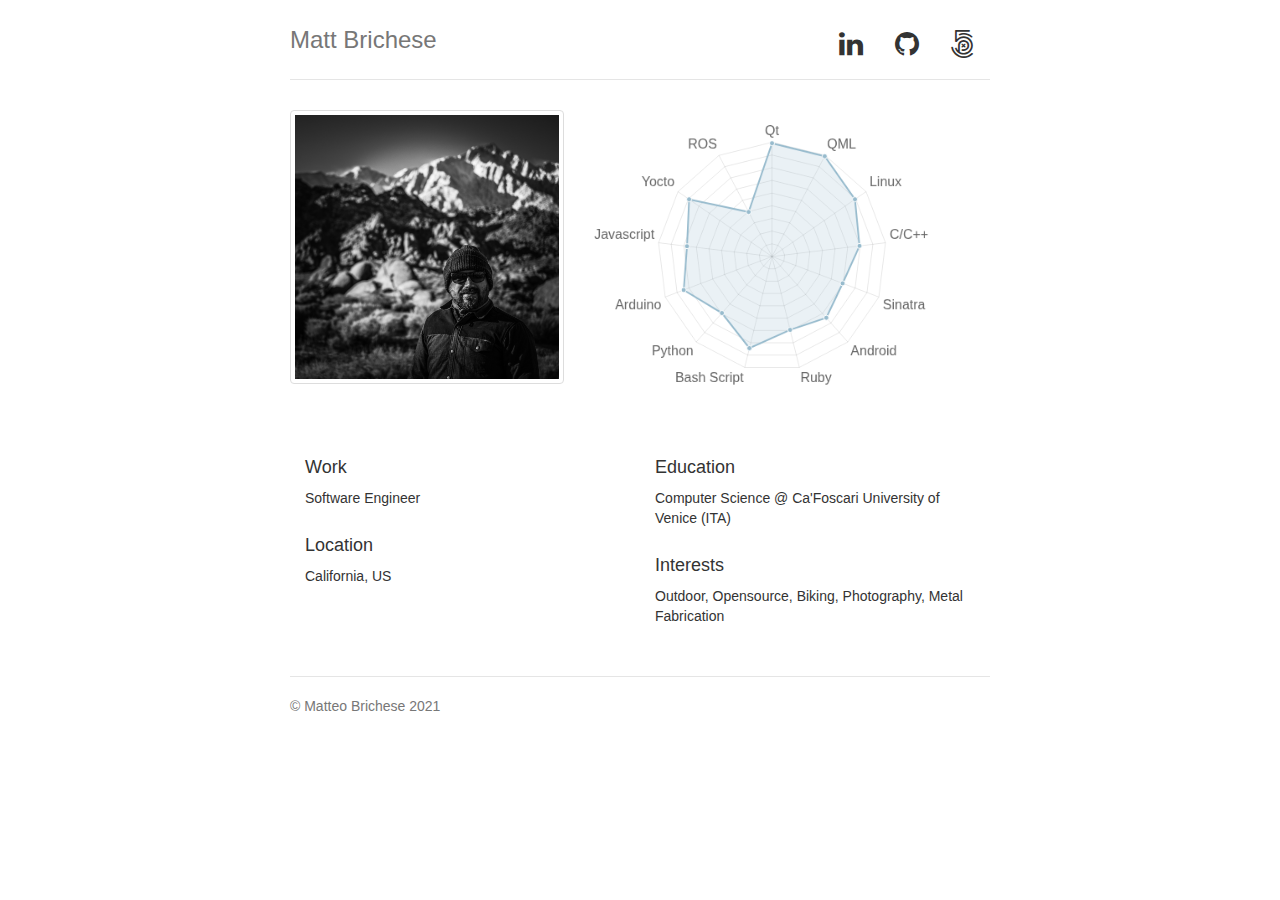
<file: index.html>
<!DOCTYPE html>
<html lang="en">
  <head>
    <meta charset="utf-8">
    <meta http-equiv="X-UA-Compatible" content="IE=edge">
    <meta name="viewport" content="width=device-width, initial-scale=1">
    <meta name="description" content="personal page">
    <meta name="author" content="Matt Brichese">
    <link rel="icon" href="icons/favicon.ico">

    <!-- Bootstrap core CSS and Font Awesome-->
    <link href="css/bootstrap.min.css" rel="stylesheet" />
    <link href="css/font-awesome.min.css" rel="stylesheet" />

    <!-- Custom styles for this template -->
    <link href="css/main.min.css" rel="stylesheet" />

    <!-- IonicaBizau/Bloggify style for github-calendar with 2023 fix -->
    <!-- <link href="css/github-calendar-responsive.css" rel="stylesheet" /> -->

    <title>Matt Brichese</title>
  </head>

  <body>
    <div class="container">
      <div class="header">
        <nav>
          <ul class="nav nav-pills pull-right">
            <li role="presentation"><a href="http://www.linkedin.com/in/mattbrichese/en/"><i class="fa fa-linkedin fa-2x" aria-hidden="true"></i></a></li>
            <li role="presentation"><a href="http://github.com/bricke/"><i class="fa fa-github fa-2x" aria-hidden="true"></i></a></li>
            <li role="presentation"><a href="https://500px.com/bricke"><i class="fa fa-500px fa-2x" aria-hidden="true"></i></a></li>
          </ul>
        </nav>
        <h3 class="text-muted"><a href="http://mattbrichese.com/">Matt Brichese</a></h3>
      </div>

      <div class="row">
        <div class="col-xs-5 col-md-5">
          <div class="thumbnail">
            <img async src="me.png" alt="Myself">
          </div>
        </div>
        <div class="col-xs-6 col-md-6">
          <canvas id="skills" width="400" height="350"></canvas>
        </div>
      </div>

      <div class="row marketing">
        <div class="col-xs-6 col-md-6">
          <h4>Work</h4>
          <p>Software Engineer</p>

          <h4>Location</h4>
          <p>California, US</p>
        </div>

        <div class="col-xs-6 col-md-6">
          <h4>Education</h4>
          <p>Computer Science @ <a href="http://www.unive.it/">Ca'Foscari University of Venice (ITA)</a></p>

          <h4>Interests</h4>
          <p>Outdoor, Opensource, Biking, Photography, Metal Fabrication</p>
        </div>
      </div>
      <!-- Prepare a container for your calendar. -->
      <!-- <div class="calendar">
           Loading GitHub Calendar ...
      </div> -->

      <footer class="footer">
        <p>&copy; Matteo Brichese 2021</p>
      </footer>

    </div> <!-- /container -->
    <!-- IE10 viewport hack for Surface/desktop Windows 8 bug -->
    <script async src="js/ie10-viewport-bug-workaround.js"></script>
    <script src="js/jquery-2.1.3.min.js"></script>
    <script src="js/Chart.min.js"></script>
    
    <!-- <script src="js/github-calendar.min.js"></script> -->
    <!-- HTML5 shim and Respond.js for IE8 support of HTML5 elements and media queries -->
    <!--[if lt IE 9]>
      <script async src="js/html5shiv.min.js"></script>
      <script async src="js/respond.min.js"></script>
    <![endif]-->

    <script>
    $(document).ready(function()
    {
      var data = {
          labels: ["Qt", "QML", "Linux", "C/C++", "Sinatra", "Android", "Ruby", "Bash Script", "Python", "Arduino", "Javascript", "Yocto", "ROS"],
          datasets: [
              {
                  label: "Skills",
                  fillColor: "rgba(151,187,205,0.2)",
                  strokeColor: "rgba(151,187,205,1)",
                  pointColor: "rgba(151,187,205,1)",
                  pointStrokeColor: "#fff",
                  pointHighlightFill: "#fff",
                  pointHighlightStroke: "rgba(151,187,205,1)",
                  data: [90, 90, 80, 70, 60, 65, 60, 75, 60, 75, 68, 80, 40]
              }
          ]
      };

      var skills = document.getElementById('skills').getContext('2d');
      new Chart(skills).Radar(data, {
            pointLabelFontSize : 16
            })
    });
    </script>
    <!-- <script>
      GitHubCalendar(".calendar", "bricke", {summary_text: "@ilbricke activity", global_stats: false, responsive: true });
    </script> -->
  </body>
</html>
</file>
<file: css/github-calendar-responsive.css>
:root {
  --color-calendar-graph-day-bg: #dddbdb;
  --color-calendar-graph-day-L1-bg: #39dd34;
  --color-calendar-graph-day-L2-bg: #45a045;
  --color-calendar-graph-day-L3-bg: #047526;
  --color-calendar-graph-day-L4-bg: #0a4208;
}

rect.ContributionCalendar-day[data-level='0'] {
    fill: var(--color-calendar-graph-day-bg);
}

rect.ContributionCalendar-day[data-level='1'] {
    fill: var(--color-calendar-graph-day-L1-bg);
}

rect.ContributionCalendar-day[data-level='2'] {
    fill: var(--color-calendar-graph-day-L2-bg);
}

rect.ContributionCalendar-day[data-level='3'] {
    fill: var(--color-calendar-graph-day-L3-bg);
}

rect.ContributionCalendar-day[data-level='4'] {
    fill: var(--color-calendar-graph-day-L4-bg);
}

.calendar .width-full > .float-left {
    display: none;
}

.calendar {
    font-family: Helvetica, arial;
    border: 1px solid #DDDDDD;
    border-radius: 3px;
    min-height: 243px;
    text-align: center;
    margin: 0 auto;
}

.calendar-graph text.wday,
.calendar-graph text.month {
    font-size: 10px;
    fill: #aaa;
}

.contrib-legend {
    text-align: right;
    padding: 0 14px 10px 0;
    display: inline-block;
    float: right;
}

.contrib-legend .legend {
    display: inline-block;
    list-style: none;
    margin: 0 5px;
    position: relative;
    bottom: -1px;
    padding: 0;
}

.contrib-legend .legend li {
    display: inline-block;
    width: 10px;
    height: 10px;
}

.text-small {
    font-size: 12px;
    color: #767676;
}

.calendar-graph {
    padding: 5px 0 0;
    text-align: center;
}

.contrib-column {
    padding: 15px 0;
    text-align: center;
    border-left: 1px solid #ddd;
    border-top: 1px solid #ddd;
    font-size: 11px;
}

.contrib-column-first {
    border-left: 0;
}

.table-column {
    display: table-cell;
    width: 1%;
    padding-right: 10px;
    padding-left: 10px;
    vertical-align: top;
}

.contrib-number {
    font-weight: 300;
    line-height: 1.3em;
    font-size: 24px;
    display: block;
    color: #333;
}

.calendar img.spinner {
    width: 70px;
    margin-top: 50px;
    min-height: 70px;
}

.monospace {
    text-align: center;
    color: #000;
    font-family: monospace;
}

.monospace a {
    color: #1D75AB;
    text-decoration: none;
}

.contrib-footer {
    font-size: 11px;
    padding: 0 10px 12px;
    text-align: left;
    width: 100%;
    box-sizing: border-box;
    height: 26px;
}

.left.text-muted {
    float: left;
    margin-left: 9px;
    color: #767676;
}
.left.text-muted a {
    color: #4078c0;
    text-decoration: none;
}
.left.text-muted a:hover,
.monospace a:hover {
    text-decoration: underline;
}

h2.f4.text-normal.mb-3 {
    display: none;
}

.float-left.text-gray {
    float: left;
}
#user-activity-overview{
    display:none;
}

.day-tooltip {
    white-space: nowrap;
    position: absolute;
    z-index: 99999;
    padding: 10px;
    font-size: 12px;
    color: #959da5;
    text-align: center;
    background: rgba(0,0,0,.85);
    border-radius: 3px;
    display: none;
    pointer-events: none;
}
.day-tooltip strong {
    color: #dfe2e5;
}
.day-tooltip.is-visible {
    display: block;
}
.day-tooltip:after {
    position: absolute;
    bottom: -10px;
    left: 50%;
    width: 5px;
    height: 5px;
    box-sizing: border-box;
    margin: 0 0 0 -5px;
    content: " ";
    border: 5px solid transparent;
    border-top-color: rgba(0,0,0,.85)
}

text.ContributionCalendar-label {
    fill: #ccc;
    font-size: 11px;
}

.sr-only {
    display: none;
}
td.ContributionCalendar-day {
    min-width: 1em;
    min-height: 1em;
}

td.ContributionCalendar-day[data-level='0'] {
    background-color: var(--color-calendar-graph-day-bg);
}

td.ContributionCalendar-day[data-level='1'] {
    background-color: var(--color-calendar-graph-day-L1-bg);
}

td.ContributionCalendar-day[data-level='2'] {
    background-color: var(--color-calendar-graph-day-L2-bg);
}

td.ContributionCalendar-day[data-level='3'] {
    background-color: var(--color-calendar-graph-day-L3-bg);
}

td.ContributionCalendar-day[data-level='4'] {
    background-color: var(--color-calendar-graph-day-L4-bg);
}

td span {
  position: initial !important;
}
</file>
<file: css/main.min.css>
/*!
 * matteobrichese.com main CSS file
 */body{padding-top:20px;padding-bottom:20px}a:link,a:visited,a:hover,a:focus,a:active{text-decoration:none;color:inherit}canvas{width:100%!important;max-width:450;height:auto!important}.header,.marketing,.footer{padding-right:15px;padding-left:15px}.header{border-bottom:1px solid #e5e5e5}.header h3{padding-bottom:19px;margin-top:0;margin-bottom:0;line-height:40px}.footer{padding-top:19px;color:#777;border-top:1px solid #e5e5e5}@media(min-width:768px){.container{max-width:730px}}.container-narrow>hr{margin:30px 0}.jumbotron{text-align:center;border-bottom:1px solid #e5e5e5}.jumbotron .btn{padding:14px 24px;font-size:21px}.marketing{margin:40px 0}.marketing p+h4{margin-top:28px}@media screen and (min-width:768px){.header,.marketing,.footer{padding-right:0;padding-left:0}.header{margin-bottom:30px}.jumbotron{border-bottom:0}}
</file>
